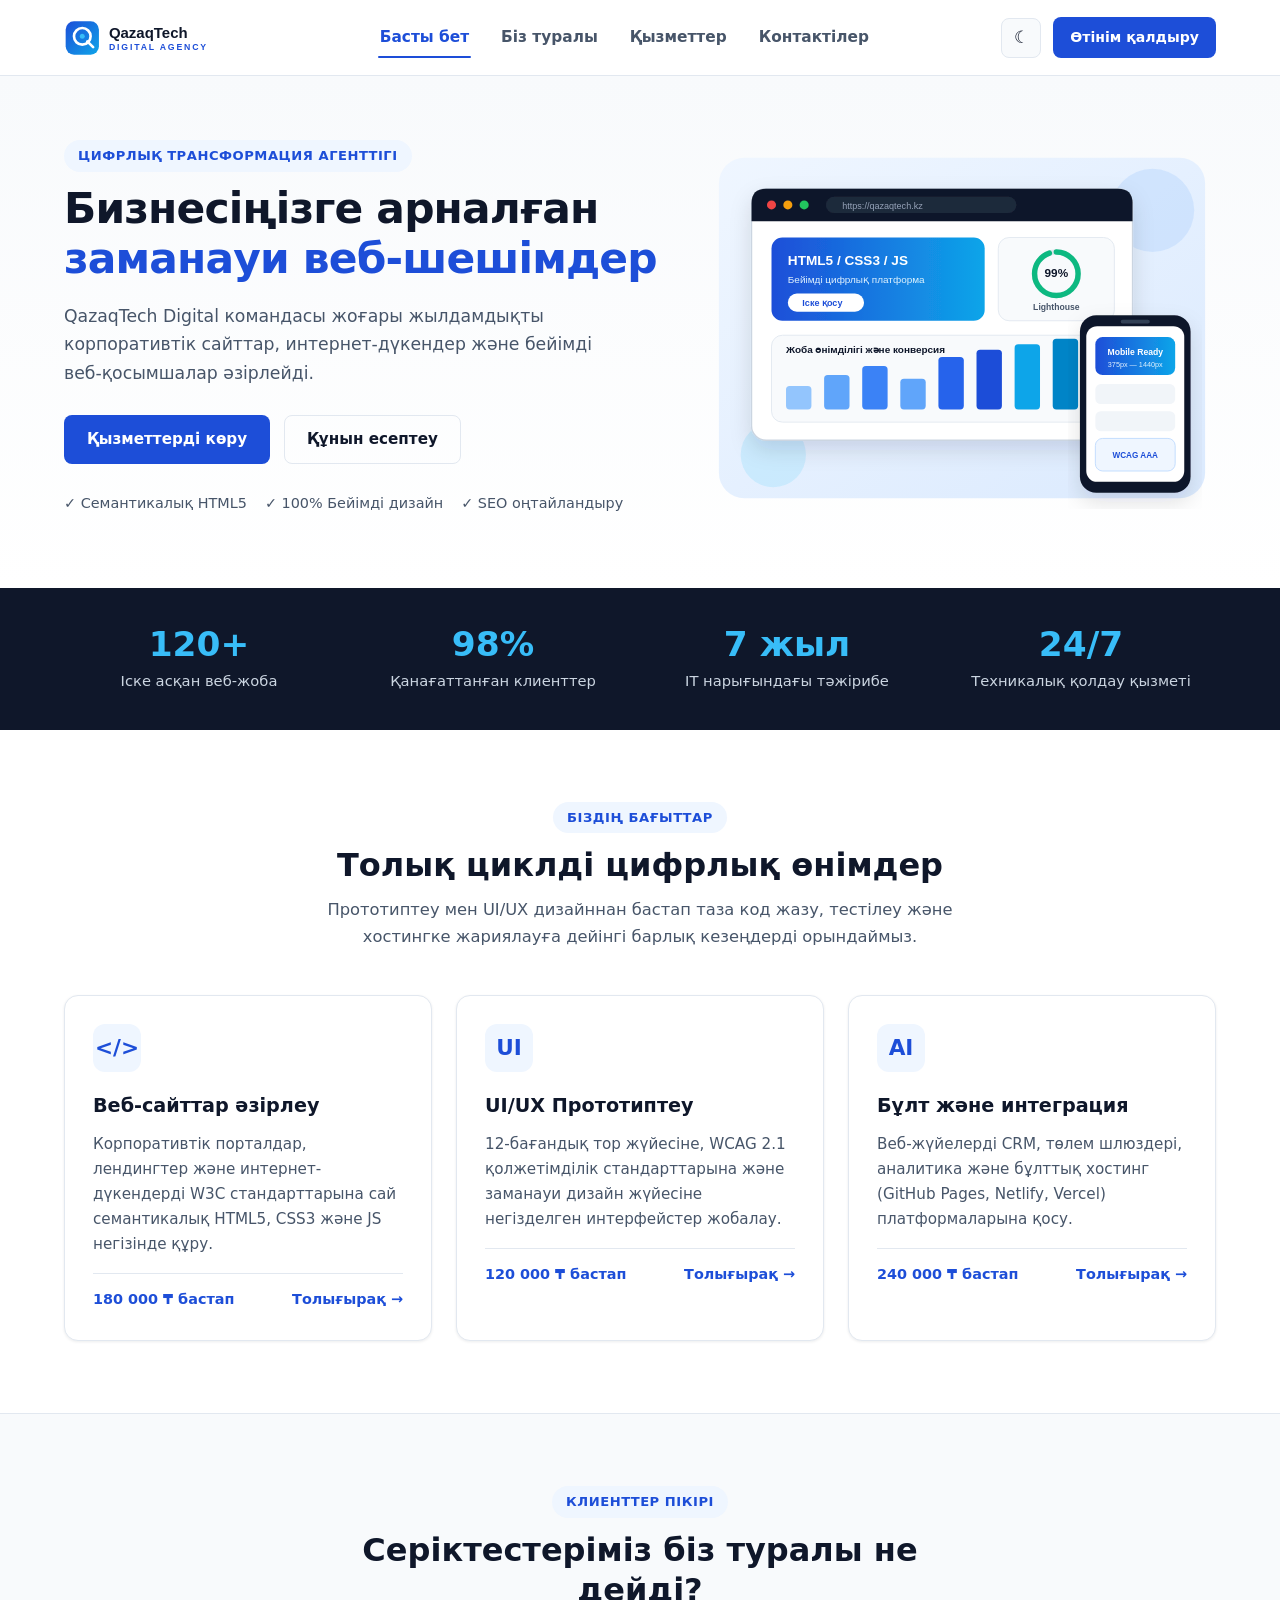
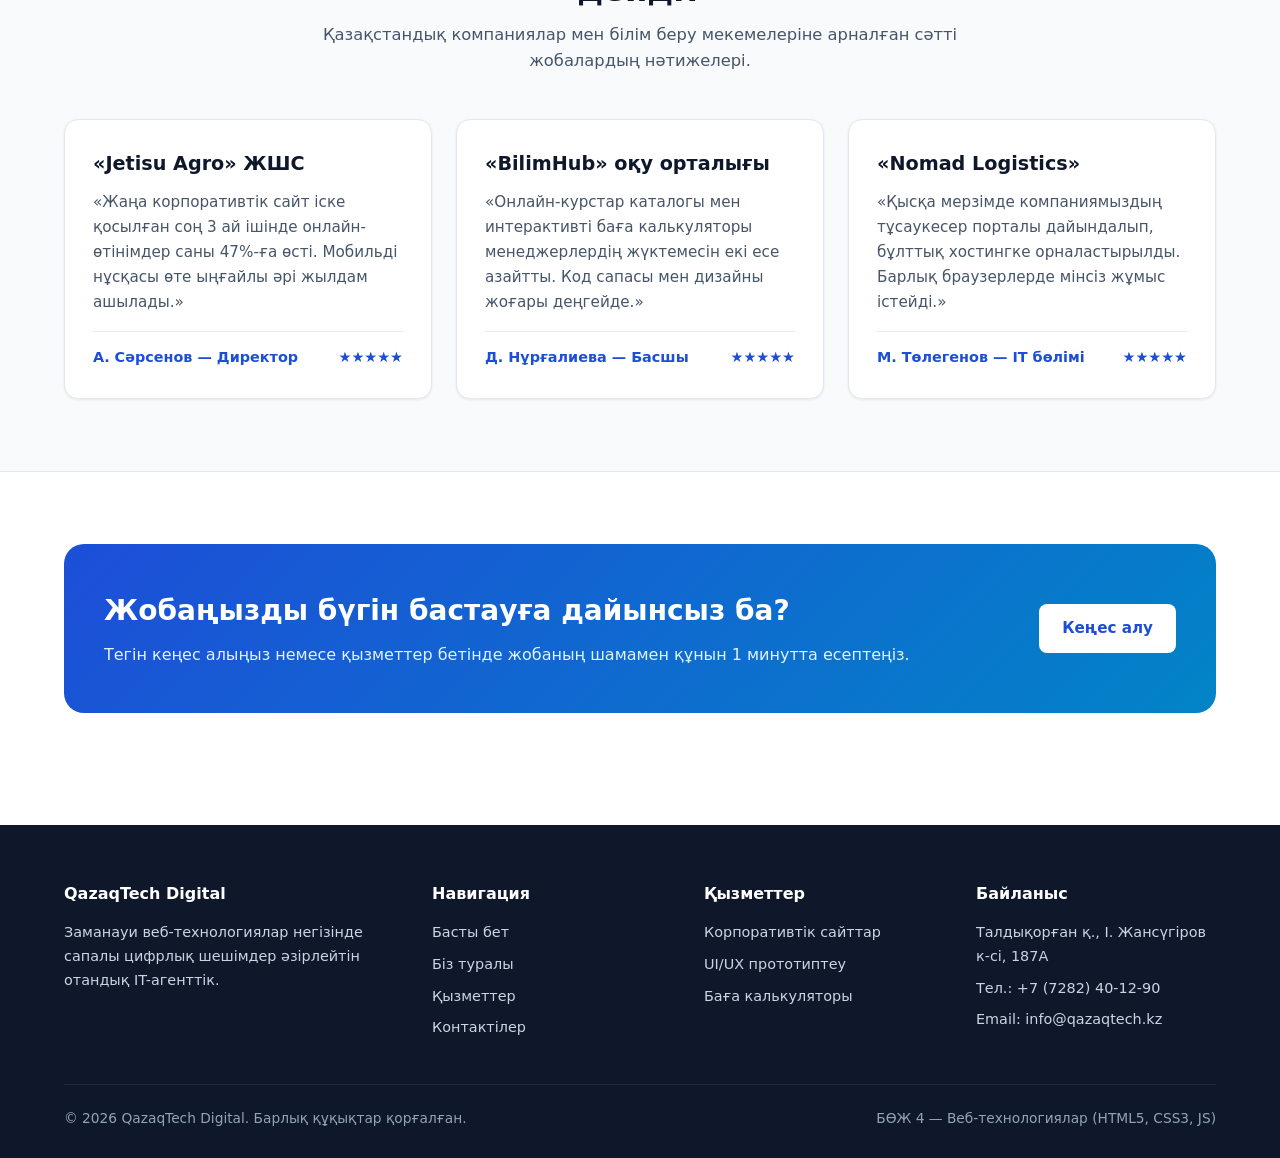
<file: index.html>
<!DOCTYPE html>
<html lang="kk">
<head>
  <meta charset="UTF-8">
  <meta name="viewport" content="width=device-width, initial-scale=1.0">
  <meta name="description" content="QazaqTech Digital — бизнеске арналған заманауи веб-сайттар, UI/UX дизайн және цифрлық платформалар әзірлеу агенттігі.">
  <title>QazaqTech Digital — Басты бет</title>
  <link rel="stylesheet" href="css/style.css">
</head>
<body>
  <!-- Үстіңгі деректеме (Header) -->
  <header class="site-header" id="siteHeader">
    <div class="container header-inner">
      <a href="index.html" class="brand-logo" aria-label="QazaqTech Digital басты беті">
        <img src="images/logo.svg" alt="QazaqTech Digital логотипі" width="184" height="40">
      </a>

      <nav class="main-nav" id="mainNav" aria-label="Негізгі навигация">
        <a href="index.html" class="nav-link active">Басты бет</a>
        <a href="about.html" class="nav-link">Біз туралы</a>
        <a href="services.html" class="nav-link">Қызметтер</a>
        <a href="contact.html" class="nav-link">Контактілер</a>
      </nav>

      <div class="header-actions">
        <button type="button" class="theme-toggle" id="themeToggle" aria-label="Тақырыпты ауыстыру" title="Жарық / Күңгірт режим">☾</button>
        <a href="contact.html" class="btn btn-primary btn-sm header-cta">Өтінім қалдыру</a>
        <button type="button" class="menu-toggle" id="menuToggle" aria-label="Мәзірді ашу" aria-expanded="false">
          <span></span>
          <span></span>
          <span></span>
        </button>
      </div>
    </div>
  </header>

  <!-- Негізгі мазмұн (Main) -->
  <main>
    <!-- Hero бөлімі -->
    <section class="hero">
      <div class="container hero-grid">
        <div class="hero-content">
          <span class="section-tag">Цифрлық трансформация агенттігі</span>
          <h1 class="hero-title">Бизнесіңізге арналған <span>заманауи веб-шешімдер</span></h1>
          <p class="hero-subtitle">
            QazaqTech Digital командасы жоғары жылдамдықты корпоративтік сайттар, интернет-дүкендер және бейімді веб-қосымшалар әзірлейді.
          </p>
          <div class="hero-buttons">
            <a href="services.html" class="btn btn-primary">Қызметтерді көру</a>
            <a href="services.html#calculator" class="btn btn-outline">Құнын есептеу</a>
          </div>
          <div class="hero-badges">
            <span>✓ Семантикалық HTML5</span>
            <span>✓ 100% Бейімді дизайн</span>
            <span>✓ SEO оңтайландыру</span>
          </div>
        </div>

        <div class="hero-media">
          <img src="images/hero-illustration.svg" alt="Веб-әзірлеу және бейімді интерфейс иллюстрациясы" width="560" height="400">
        </div>
      </div>
    </section>

    <!-- Негізгі көрсеткіштер -->
    <section class="stats-section" aria-label="Компания көрсеткіштері">
      <div class="container stats-grid">
        <div>
          <div class="stat-value" data-counter="120" data-suffix="+">120+</div>
          <div class="stat-label">Іске асқан веб-жоба</div>
        </div>
        <div>
          <div class="stat-value" data-counter="98" data-suffix="%">98%</div>
          <div class="stat-label">Қанағаттанған клиенттер</div>
        </div>
        <div>
          <div class="stat-value" data-counter="7" data-suffix=" жыл">7 жыл</div>
          <div class="stat-label">IT нарығындағы тәжірибе</div>
        </div>
        <div>
          <div class="stat-value" data-counter="24" data-suffix="/7">24/7</div>
          <div class="stat-label">Техникалық қолдау қызметі</div>
        </div>
      </div>
    </section>

    <!-- Негізгі бағыттар -->
    <section class="section">
      <div class="container">
        <div class="section-header">
          <span class="section-tag">Біздің бағыттар</span>
          <h2>Толық циклді цифрлық өнімдер</h2>
          <p>Прототиптеу мен UI/UX дизайннан бастап таза код жазу, тестілеу және хостингке жариялауға дейінгі барлық кезеңдерді орындаймыз.</p>
        </div>

        <div class="grid-3">
          <article class="card">
            <div class="card-icon">&lt;/&gt;</div>
            <h3>Веб-сайттар әзірлеу</h3>
            <p>Корпоративтік порталдар, лендингтер және интернет-дүкендерді W3C стандарттарына сай семантикалық HTML5, CSS3 және JS негізінде құру.</p>
            <div class="card-meta">
              <span>180 000 ₸ бастап</span>
              <a href="services.html">Толығырақ →</a>
            </div>
          </article>

          <article class="card">
            <div class="card-icon">UI</div>
            <h3>UI/UX Прототиптеу</h3>
            <p>12-бағандық тор жүйесіне, WCAG 2.1 қолжетімділік стандарттарына және заманауи дизайн жүйесіне негізделген интерфейстер жобалау.</p>
            <div class="card-meta">
              <span>120 000 ₸ бастап</span>
              <a href="services.html">Толығырақ →</a>
            </div>
          </article>

          <article class="card">
            <div class="card-icon">AI</div>
            <h3>Бұлт және интеграция</h3>
            <p>Веб-жүйелерді CRM, төлем шлюздері, аналитика және бұлттық хостинг (GitHub Pages, Netlify, Vercel) платформаларына қосу.</p>
            <div class="card-meta">
              <span>240 000 ₸ бастап</span>
              <a href="services.html">Толығырақ →</a>
            </div>
          </article>
        </div>
      </div>
    </section>

    <!-- Портфолио және пікірлер -->
    <section class="section section-alt">
      <div class="container">
        <div class="section-header">
          <span class="section-tag">Клиенттер пікірі</span>
          <h2>Серіктестеріміз біз туралы не дейді?</h2>
          <p>Қазақстандық компаниялар мен білім беру мекемелеріне арналған сәтті жобалардың нәтижелері.</p>
        </div>

        <div class="grid-3">
          <article class="card">
            <h3>«Jetisu Agro» ЖШС</h3>
            <p>«Жаңа корпоративтік сайт іске қосылған соң 3 ай ішінде онлайн-өтінімдер саны 47%-ға өсті. Мобильді нұсқасы өте ыңғайлы әрі жылдам ашылады.»</p>
            <div class="card-meta">
              <span>А. Сәрсенов — Директор</span>
              <span>★★★★★</span>
            </div>
          </article>

          <article class="card">
            <h3>«BilimHub» оқу орталығы</h3>
            <p>«Онлайн-курстар каталогы мен интерактивті баға калькуляторы менеджерлердің жүктемесін екі есе азайтты. Код сапасы мен дизайны жоғары деңгейде.»</p>
            <div class="card-meta">
              <span>Д. Нұрғалиева — Басшы</span>
              <span>★★★★★</span>
            </div>
          </article>

          <article class="card">
            <h3>«Nomad Logistics»</h3>
            <p>«Қысқа мерзімде компаниямыздың тұсаукесер порталы дайындалып, бұлттық хостингке орналастырылды. Барлық браузерлерде мінсіз жұмыс істейді.»</p>
            <div class="card-meta">
              <span>М. Төлегенов — IT бөлімі</span>
              <span>★★★★★</span>
            </div>
          </article>
        </div>
      </div>
    </section>

    <!-- Әрекетке шақыру (CTA) -->
    <section class="section">
      <div class="container">
        <div class="cta-banner">
          <div>
            <h2>Жобаңызды бүгін бастауға дайынсыз ба?</h2>
            <p>Тегін кеңес алыңыз немесе қызметтер бетінде жобаның шамамен құнын 1 минутта есептеңіз.</p>
          </div>
          <a href="contact.html" class="btn btn-light">Кеңес алу</a>
        </div>
      </div>
    </section>
  </main>

  <!-- Төменгі колонтитул (Footer) -->
  <footer class="site-footer">
    <div class="container">
      <div class="footer-grid">
        <div class="footer-col">
          <h4>QazaqTech Digital</h4>
          <p>Заманауи веб-технологиялар негізінде сапалы цифрлық шешімдер әзірлейтін отандық IT-агенттік.</p>
        </div>
        <div class="footer-col">
          <h4>Навигация</h4>
          <ul>
            <li><a href="index.html">Басты бет</a></li>
            <li><a href="about.html">Біз туралы</a></li>
            <li><a href="services.html">Қызметтер</a></li>
            <li><a href="contact.html">Контактілер</a></li>
          </ul>
        </div>
        <div class="footer-col">
          <h4>Қызметтер</h4>
          <ul>
            <li><a href="services.html">Корпоративтік сайттар</a></li>
            <li><a href="services.html">UI/UX прототиптеу</a></li>
            <li><a href="services.html#calculator">Баға калькуляторы</a></li>
          </ul>
        </div>
        <div class="footer-col">
          <h4>Байланыс</h4>
          <p>Талдықорған қ., І. Жансүгіров к-сі, 187А</p>
          <p>Тел.: +7 (7282) 40-12-90</p>
          <p>Email: info@qazaqtech.kz</p>
        </div>
      </div>
      <div class="footer-bottom">
        <span>© 2026 QazaqTech Digital. Барлық құқықтар қорғалған.</span>
        <span>БӨЖ 4 — Веб-технологиялар (HTML5, CSS3, JS)</span>
      </div>
    </div>
  </footer>

  <!-- «Басына оралу» түймесі -->
  <button type="button" class="back-to-top" id="backToTop" aria-label="Беттің басына оралу" title="Басына оралу">↑</button>

  <script src="js/script.js"></script>
</body>
</html>
</file>
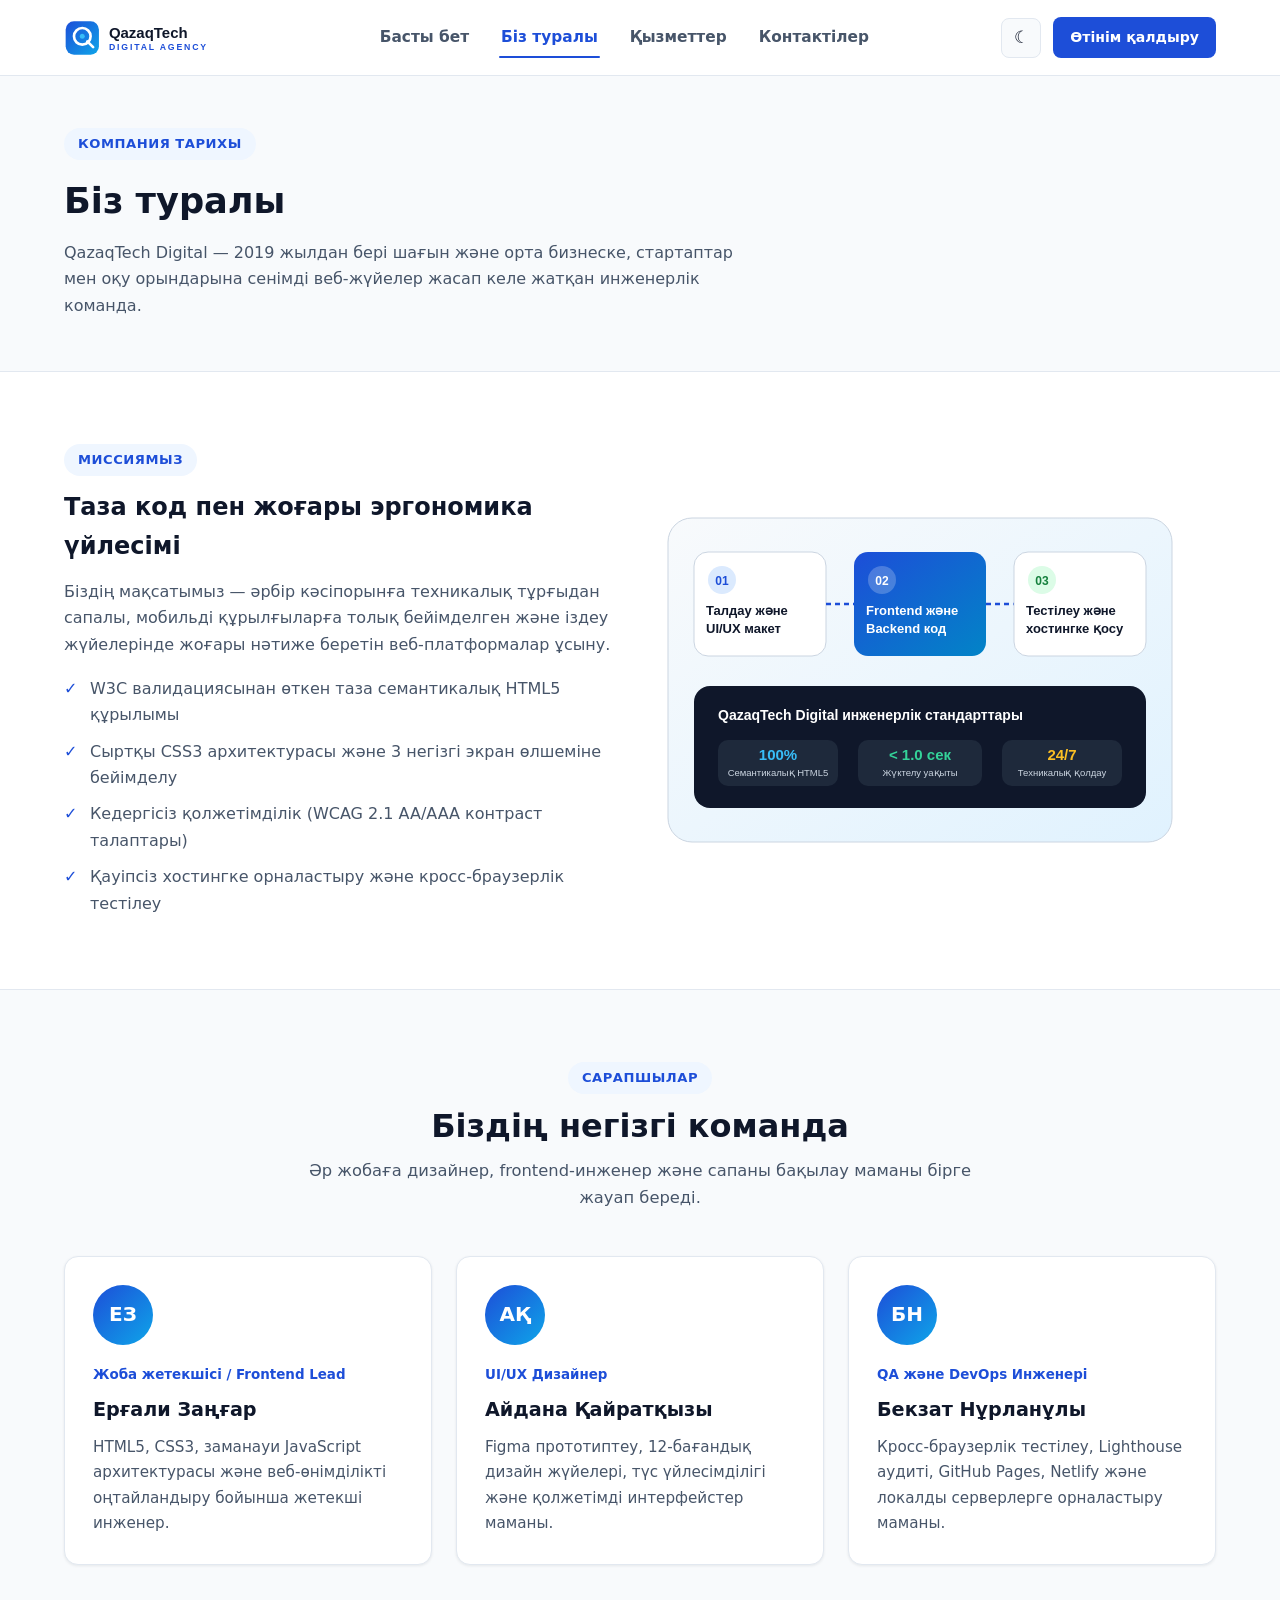
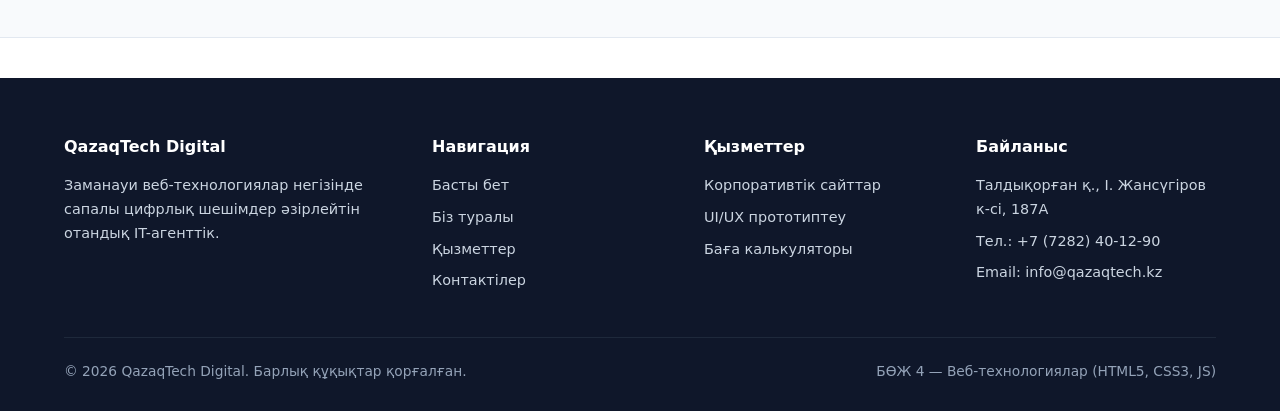
<file: about.html>
<!DOCTYPE html>
<html lang="kk">
<head>
  <meta charset="UTF-8">
  <meta name="viewport" content="width=device-width, initial-scale=1.0">
  <meta name="description" content="QazaqTech Digital компаниясының тарихы, миссиясы, әзірлеу үдерісі және мамандар командасы.">
  <title>QazaqTech Digital — Біз туралы</title>
  <link rel="stylesheet" href="css/style.css">
</head>
<body>
  <header class="site-header" id="siteHeader">
    <div class="container header-inner">
      <a href="index.html" class="brand-logo" aria-label="QazaqTech Digital басты беті">
        <img src="images/logo.svg" alt="QazaqTech Digital логотипі" width="184" height="40">
      </a>

      <nav class="main-nav" id="mainNav" aria-label="Негізгі навигация">
        <a href="index.html" class="nav-link">Басты бет</a>
        <a href="about.html" class="nav-link active">Біз туралы</a>
        <a href="services.html" class="nav-link">Қызметтер</a>
        <a href="contact.html" class="nav-link">Контактілер</a>
      </nav>

      <div class="header-actions">
        <button type="button" class="theme-toggle" id="themeToggle" aria-label="Тақырыпты ауыстыру" title="Жарық / Күңгірт режим">☾</button>
        <a href="contact.html" class="btn btn-primary btn-sm header-cta">Өтінім қалдыру</a>
        <button type="button" class="menu-toggle" id="menuToggle" aria-label="Мәзірді ашу" aria-expanded="false">
          <span></span>
          <span></span>
          <span></span>
        </button>
      </div>
    </div>
  </header>

  <main>
    <section class="page-banner">
      <div class="container">
        <span class="section-tag">Компания тарихы</span>
        <h1>Біз туралы</h1>
        <p>QazaqTech Digital — 2019 жылдан бері шағын және орта бизнеске, стартаптар мен оқу орындарына сенімді веб-жүйелер жасап келе жатқан инженерлік команда.</p>
      </div>
    </section>

    <section class="section">
      <div class="container about-split">
        <div>
          <span class="section-tag">Миссиямыз</span>
          <h2>Таза код пен жоғары эргономика үйлесімі</h2>
          <p style="margin-top: 12px; color: var(--color-text-muted);">
            Біздің мақсатымыз — әрбір кәсіпорынға техникалық тұрғыдан сапалы, мобильді құрылғыларға толық бейімделген және іздеу жүйелерінде жоғары нәтиже беретін веб-платформалар ұсыну.
          </p>
          <ul class="check-list">
            <li>W3C валидациясынан өткен таза семантикалық HTML5 құрылымы</li>
            <li>Сыртқы CSS3 архитектурасы және 3 негізгі экран өлшеміне бейімделу</li>
            <li>Кедергісіз қолжетімділік (WCAG 2.1 AA/AAA контраст талаптары)</li>
            <li>Қауіпсіз хостингке орналастыру және кросс-браузерлік тестілеу</li>
          </ul>
        </div>
        <div>
          <img src="images/about-team.svg" alt="QazaqTech Digital жұмыс кезеңдерінің схемасы" width="520" height="340">
        </div>
      </div>
    </section>

    <section class="section section-alt">
      <div class="container">
        <div class="section-header">
          <span class="section-tag">Сарапшылар</span>
          <h2>Біздің негізгі команда</h2>
          <p>Әр жобаға дизайнер, frontend-инженер және сапаны бақылау маманы бірге жауап береді.</p>
        </div>

        <div class="grid-3">
          <article class="card">
            <div class="avatar-badge">ЕЗ</div>
            <span class="role-label">Жоба жетекшісі / Frontend Lead</span>
            <h3>Ерғали Заңғар</h3>
            <p>HTML5, CSS3, заманауи JavaScript архитектурасы және веб-өнімділікті оңтайландыру бойынша жетекші инженер.</p>
          </article>

          <article class="card">
            <div class="avatar-badge">АҚ</div>
            <span class="role-label">UI/UX Дизайнер</span>
            <h3>Айдана Қайратқызы</h3>
            <p>Figma прототиптеу, 12-бағандық дизайн жүйелері, түс үйлесімділігі және қолжетімді интерфейстер маманы.</p>
          </article>

          <article class="card">
            <div class="avatar-badge">БН</div>
            <span class="role-label">QA және DevOps Инженері</span>
            <h3>Бекзат Нұрланұлы</h3>
            <p>Кросс-браузерлік тестілеу, Lighthouse аудиті, GitHub Pages, Netlify және локалды серверлерге орналастыру маманы.</p>
          </article>
        </div>
      </div>
    </section>
  </main>

  <footer class="site-footer">
    <div class="container">
      <div class="footer-grid">
        <div class="footer-col">
          <h4>QazaqTech Digital</h4>
          <p>Заманауи веб-технологиялар негізінде сапалы цифрлық шешімдер әзірлейтін отандық IT-агенттік.</p>
        </div>
        <div class="footer-col">
          <h4>Навигация</h4>
          <ul>
            <li><a href="index.html">Басты бет</a></li>
            <li><a href="about.html">Біз туралы</a></li>
            <li><a href="services.html">Қызметтер</a></li>
            <li><a href="contact.html">Контактілер</a></li>
          </ul>
        </div>
        <div class="footer-col">
          <h4>Қызметтер</h4>
          <ul>
            <li><a href="services.html">Корпоративтік сайттар</a></li>
            <li><a href="services.html">UI/UX прототиптеу</a></li>
            <li><a href="services.html#calculator">Баға калькуляторы</a></li>
          </ul>
        </div>
        <div class="footer-col">
          <h4>Байланыс</h4>
          <p>Талдықорған қ., І. Жансүгіров к-сі, 187А</p>
          <p>Тел.: +7 (7282) 40-12-90</p>
          <p>Email: info@qazaqtech.kz</p>
        </div>
      </div>
      <div class="footer-bottom">
        <span>© 2026 QazaqTech Digital. Барлық құқықтар қорғалған.</span>
        <span>БӨЖ 4 — Веб-технологиялар (HTML5, CSS3, JS)</span>
      </div>
    </div>
  </footer>

  <button type="button" class="back-to-top" id="backToTop" aria-label="Беттің басына оралу" title="Басына оралу">↑</button>
  <script src="js/script.js"></script>
</body>
</html>
</file>
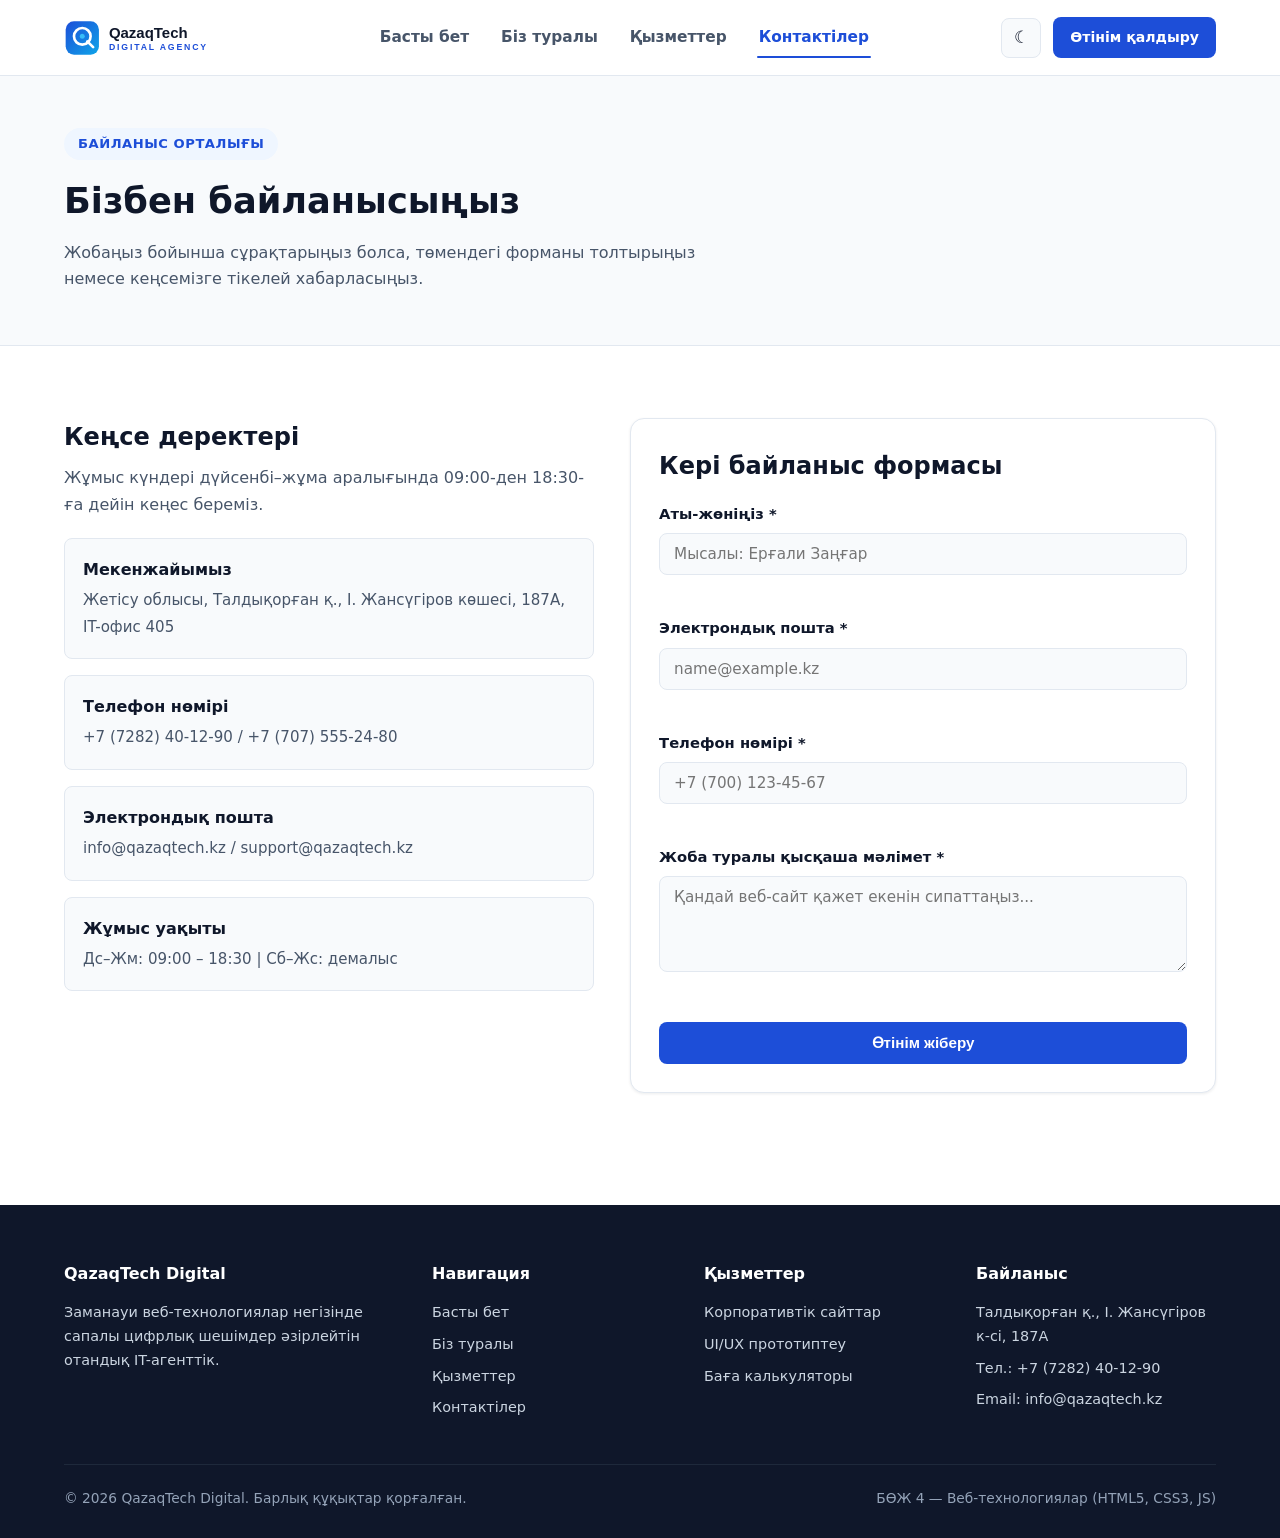
<file: contact.html>
<!DOCTYPE html>
<html lang="kk">
<head>
  <meta charset="UTF-8">
  <meta name="viewport" content="width=device-width, initial-scale=1.0">
  <meta name="description" content="QazaqTech Digital байланыс деректері және интерактивті кері байланыс формасы.">
  <title>QazaqTech Digital — Контактілер</title>
  <link rel="stylesheet" href="css/style.css">
</head>
<body>
  <header class="site-header" id="siteHeader">
    <div class="container header-inner">
      <a href="index.html" class="brand-logo" aria-label="QazaqTech Digital басты беті">
        <img src="images/logo.svg" alt="QazaqTech Digital логотипі" width="184" height="40">
      </a>

      <nav class="main-nav" id="mainNav" aria-label="Негізгі навигация">
        <a href="index.html" class="nav-link">Басты бет</a>
        <a href="about.html" class="nav-link">Біз туралы</a>
        <a href="services.html" class="nav-link">Қызметтер</a>
        <a href="contact.html" class="nav-link active">Контактілер</a>
      </nav>

      <div class="header-actions">
        <button type="button" class="theme-toggle" id="themeToggle" aria-label="Тақырыпты ауыстыру" title="Жарық / Күңгірт режим">☾</button>
        <a href="contact.html" class="btn btn-primary btn-sm header-cta">Өтінім қалдыру</a>
        <button type="button" class="menu-toggle" id="menuToggle" aria-label="Мәзірді ашу" aria-expanded="false">
          <span></span>
          <span></span>
          <span></span>
        </button>
      </div>
    </div>
  </header>

  <main>
    <section class="page-banner">
      <div class="container">
        <span class="section-tag">Байланыс орталығы</span>
        <h1>Бізбен байланысыңыз</h1>
        <p>Жобаңыз бойынша сұрақтарыңыз болса, төмендегі форманы толтырыңыз немесе кеңсемізге тікелей хабарласыңыз.</p>
      </div>
    </section>

    <section class="section">
      <div class="container contact-grid">
        <div>
          <h2>Кеңсе деректері</h2>
          <p style="margin-top: 8px; color: var(--color-text-muted);">Жұмыс күндері дүйсенбі–жұма аралығында 09:00-ден 18:30-ға дейін кеңес береміз.</p>
          <div class="info-list">
            <div class="info-item">
              <strong>Мекенжайымыз</strong>
              <span>Жетісу облысы, Талдықорған қ., І. Жансүгіров көшесі, 187А, IT-офис 405</span>
            </div>
            <div class="info-item">
              <strong>Телефон нөмірі</strong>
              <span>+7 (7282) 40-12-90 / +7 (707) 555-24-80</span>
            </div>
            <div class="info-item">
              <strong>Электрондық пошта</strong>
              <span>info@qazaqtech.kz / support@qazaqtech.kz</span>
            </div>
            <div class="info-item">
              <strong>Жұмыс уақыты</strong>
              <span>Дс–Жм: 09:00 – 18:30 | Сб–Жс: демалыс</span>
            </div>
          </div>
        </div>

        <div class="card">
          <h2 style="margin-bottom: 16px;">Кері байланыс формасы</h2>
          <form id="contactForm" novalidate>
            <div class="form-group">
              <label for="fullName">Аты-жөніңіз *</label>
              <input type="text" id="fullName" name="fullName" class="form-control" placeholder="Мысалы: Ерғали Заңғар" required>
              <span class="error-msg" id="fullNameError"></span>
            </div>

            <div class="form-group">
              <label for="email">Электрондық пошта *</label>
              <input type="email" id="email" name="email" class="form-control" placeholder="name@example.kz" required>
              <span class="error-msg" id="emailError"></span>
            </div>

            <div class="form-group">
              <label for="phone">Телефон нөмірі *</label>
              <input type="tel" id="phone" name="phone" class="form-control" placeholder="+7 (700) 123-45-67" required>
              <span class="error-msg" id="phoneError"></span>
            </div>

            <div class="form-group">
              <label for="message">Жоба туралы қысқаша мәлімет *</label>
              <textarea id="message" name="message" rows="4" class="form-control" placeholder="Қандай веб-сайт қажет екенін сипаттаңыз..." required></textarea>
              <span class="error-msg" id="messageError"></span>
            </div>

            <button type="submit" class="btn btn-primary" style="width: 100%;">Өтінім жіберу</button>
            <div class="form-status" id="formStatus" role="status" aria-live="polite"></div>
          </form>
        </div>
      </div>
    </section>
  </main>

  <footer class="site-footer">
    <div class="container">
      <div class="footer-grid">
        <div class="footer-col">
          <h4>QazaqTech Digital</h4>
          <p>Заманауи веб-технологиялар негізінде сапалы цифрлық шешімдер әзірлейтін отандық IT-агенттік.</p>
        </div>
        <div class="footer-col">
          <h4>Навигация</h4>
          <ul>
            <li><a href="index.html">Басты бет</a></li>
            <li><a href="about.html">Біз туралы</a></li>
            <li><a href="services.html">Қызметтер</a></li>
            <li><a href="contact.html">Контактілер</a></li>
          </ul>
        </div>
        <div class="footer-col">
          <h4>Қызметтер</h4>
          <ul>
            <li><a href="services.html">Корпоративтік сайттар</a></li>
            <li><a href="services.html">UI/UX прототиптеу</a></li>
            <li><a href="services.html#calculator">Баға калькуляторы</a></li>
          </ul>
        </div>
        <div class="footer-col">
          <h4>Байланыс</h4>
          <p>Талдықорған қ., І. Жансүгіров к-сі, 187А</p>
          <p>Тел.: +7 (7282) 40-12-90</p>
          <p>Email: info@qazaqtech.kz</p>
        </div>
      </div>
      <div class="footer-bottom">
        <span>© 2026 QazaqTech Digital. Барлық құқықтар қорғалған.</span>
        <span>БӨЖ 4 — Веб-технологиялар (HTML5, CSS3, JS)</span>
      </div>
    </div>
  </footer>

  <button type="button" class="back-to-top" id="backToTop" aria-label="Беттің басына оралу" title="Басына оралу">↑</button>
  <script src="js/script.js"></script>
</body>
</html>
</file>
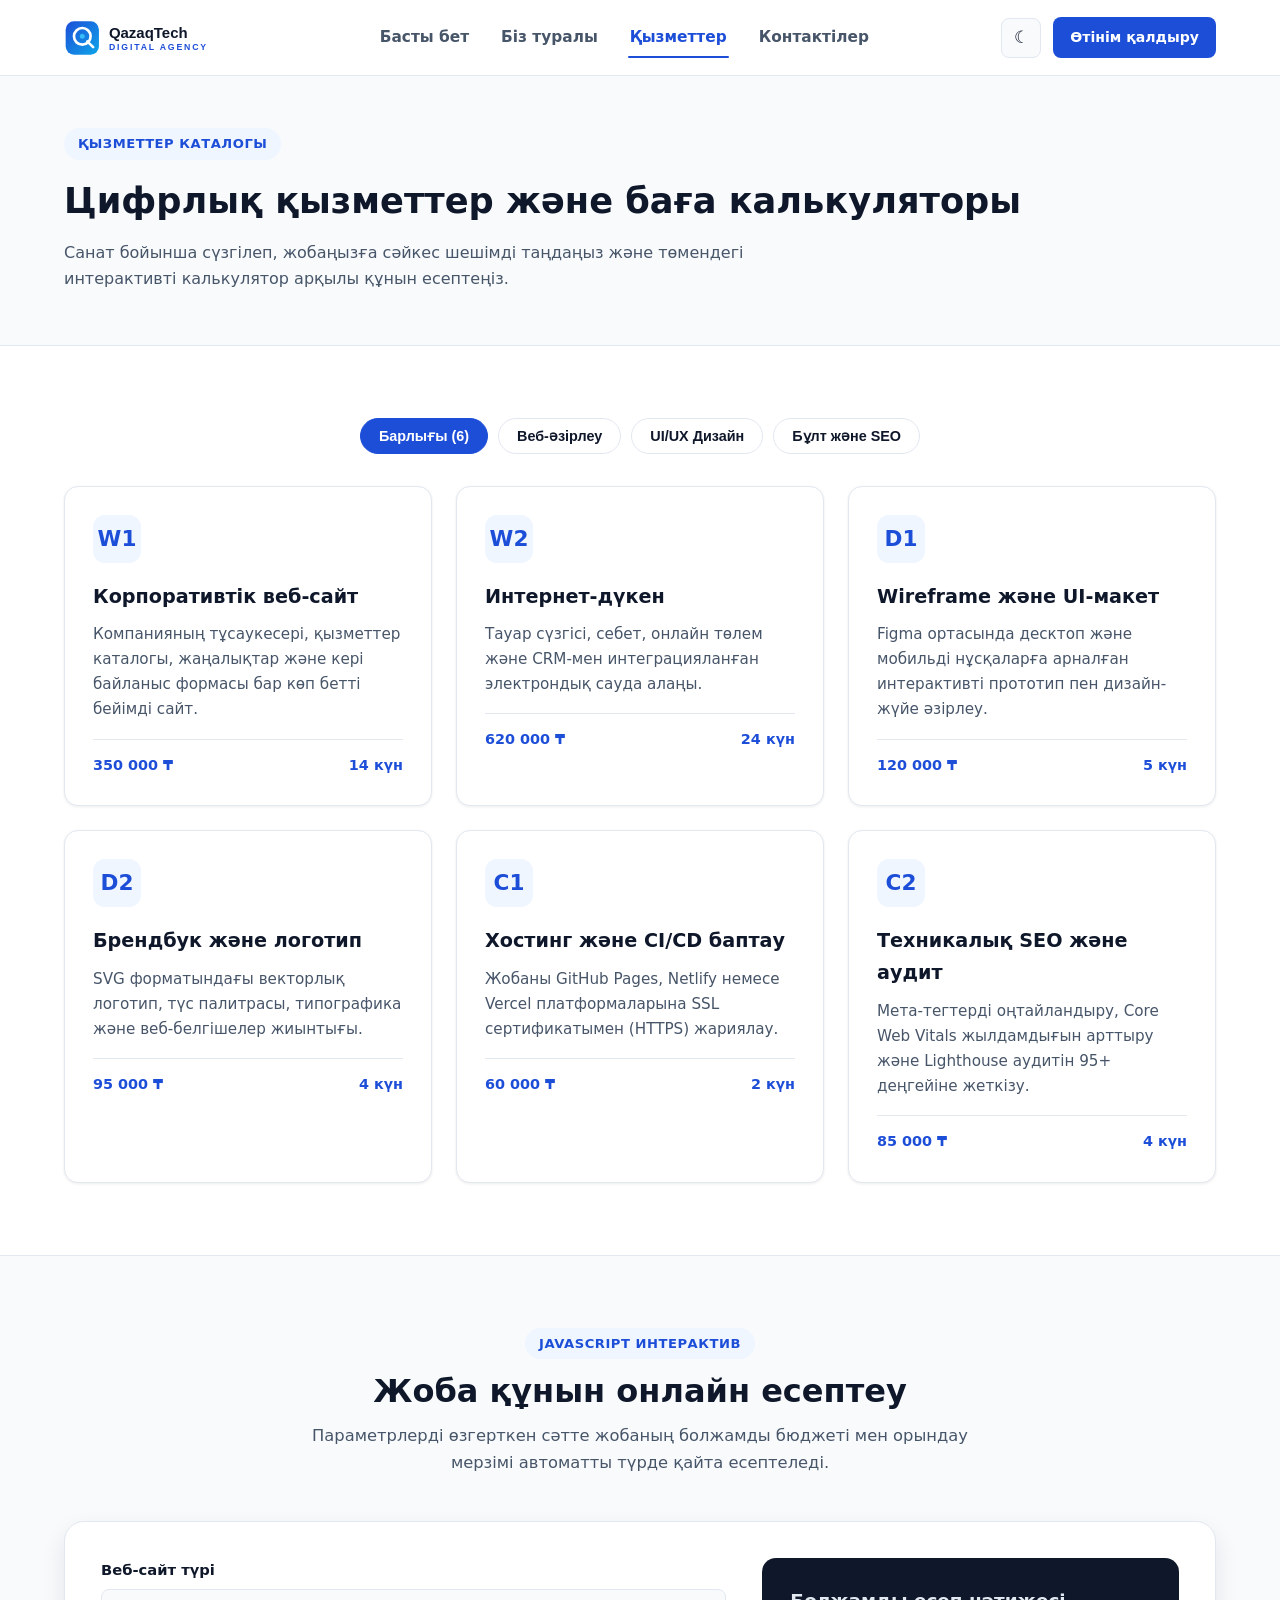
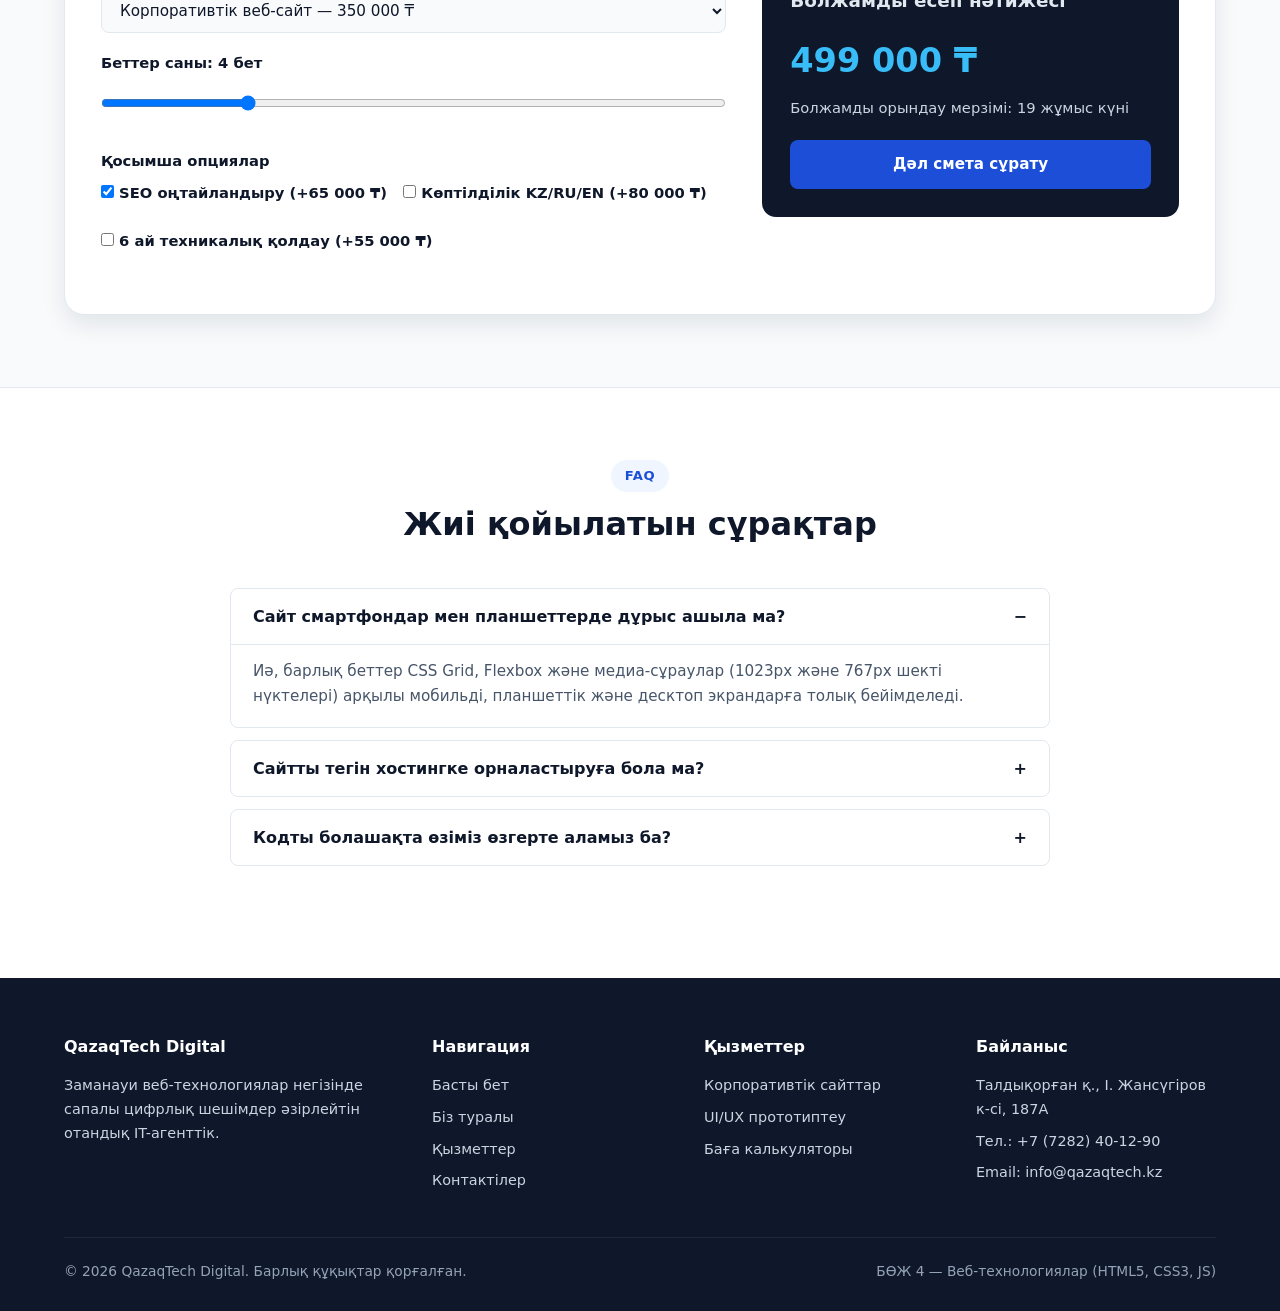
<file: services.html>
<!DOCTYPE html>
<html lang="kk">
<head>
  <meta charset="UTF-8">
  <meta name="viewport" content="width=device-width, initial-scale=1.0">
  <meta name="description" content="QazaqTech Digital қызметтер каталогы, санат сүзгісі, жоба құнын есептеу калькуляторы және жиі қойылатын сұрақтар.">
  <title>QazaqTech Digital — Қызметтер</title>
  <link rel="stylesheet" href="css/style.css">
</head>
<body>
  <header class="site-header" id="siteHeader">
    <div class="container header-inner">
      <a href="index.html" class="brand-logo" aria-label="QazaqTech Digital басты беті">
        <img src="images/logo.svg" alt="QazaqTech Digital логотипі" width="184" height="40">
      </a>

      <nav class="main-nav" id="mainNav" aria-label="Негізгі навигация">
        <a href="index.html" class="nav-link">Басты бет</a>
        <a href="about.html" class="nav-link">Біз туралы</a>
        <a href="services.html" class="nav-link active">Қызметтер</a>
        <a href="contact.html" class="nav-link">Контактілер</a>
      </nav>

      <div class="header-actions">
        <button type="button" class="theme-toggle" id="themeToggle" aria-label="Тақырыпты ауыстыру" title="Жарық / Күңгірт режим">☾</button>
        <a href="contact.html" class="btn btn-primary btn-sm header-cta">Өтінім қалдыру</a>
        <button type="button" class="menu-toggle" id="menuToggle" aria-label="Мәзірді ашу" aria-expanded="false">
          <span></span>
          <span></span>
          <span></span>
        </button>
      </div>
    </div>
  </header>

  <main>
    <section class="page-banner">
      <div class="container">
        <span class="section-tag">Қызметтер каталогы</span>
        <h1>Цифрлық қызметтер және баға калькуляторы</h1>
        <p>Санат бойынша сүзгілеп, жобаңызға сәйкес шешімді таңдаңыз және төмендегі интерактивті калькулятор арқылы құнын есептеңіз.</p>
      </div>
    </section>

    <!-- Санат бойынша сүзгілеу -->
    <section class="section">
      <div class="container">
        <div class="filter-bar" role="group" aria-label="Қызметтер сүзгісі">
          <button type="button" class="filter-btn active" data-filter="all">Барлығы (6)</button>
          <button type="button" class="filter-btn" data-filter="web">Веб-әзірлеу</button>
          <button type="button" class="filter-btn" data-filter="design">UI/UX Дизайн</button>
          <button type="button" class="filter-btn" data-filter="cloud">Бұлт және SEO</button>
        </div>

        <div class="grid-3">
          <article class="card service-card" data-category="web">
            <div class="card-icon">W1</div>
            <h3>Корпоративтік веб-сайт</h3>
            <p>Компанияның тұсаукесері, қызметтер каталогы, жаңалықтар және кері байланыс формасы бар көп бетті бейімді сайт.</p>
            <div class="card-meta"><span>350 000 ₸</span><span>14 күн</span></div>
          </article>

          <article class="card service-card" data-category="web">
            <div class="card-icon">W2</div>
            <h3>Интернет-дүкен</h3>
            <p>Тауар сүзгісі, себет, онлайн төлем және CRM-мен интеграцияланған электрондық сауда алаңы.</p>
            <div class="card-meta"><span>620 000 ₸</span><span>24 күн</span></div>
          </article>

          <article class="card service-card" data-category="design">
            <div class="card-icon">D1</div>
            <h3>Wireframe және UI-макет</h3>
            <p>Figma ортасында десктоп және мобильді нұсқаларға арналған интерактивті прототип пен дизайн-жүйе әзірлеу.</p>
            <div class="card-meta"><span>120 000 ₸</span><span>5 күн</span></div>
          </article>

          <article class="card service-card" data-category="design">
            <div class="card-icon">D2</div>
            <h3>Брендбук және логотип</h3>
            <p>SVG форматындағы векторлық логотип, түс палитрасы, типографика және веб-белгішелер жиынтығы.</p>
            <div class="card-meta"><span>95 000 ₸</span><span>4 күн</span></div>
          </article>

          <article class="card service-card" data-category="cloud">
            <div class="card-icon">C1</div>
            <h3>Хостинг және CI/CD баптау</h3>
            <p>Жобаны GitHub Pages, Netlify немесе Vercel платформаларына SSL сертификатымен (HTTPS) жариялау.</p>
            <div class="card-meta"><span>60 000 ₸</span><span>2 күн</span></div>
          </article>

          <article class="card service-card" data-category="cloud">
            <div class="card-icon">C2</div>
            <h3>Техникалық SEO және аудит</h3>
            <p>Мета-тегтерді оңтайландыру, Core Web Vitals жылдамдығын арттыру және Lighthouse аудитін 95+ деңгейіне жеткізу.</p>
            <div class="card-meta"><span>85 000 ₸</span><span>4 күн</span></div>
          </article>
        </div>
      </div>
    </section>

    <!-- Интерактивті баға калькуляторы -->
    <section class="section section-alt" id="calculator">
      <div class="container">
        <div class="section-header">
          <span class="section-tag">JavaScript Интерактив</span>
          <h2>Жоба құнын онлайн есептеу</h2>
          <p>Параметрлерді өзгерткен сәтте жобаның болжамды бюджеті мен орындау мерзімі автоматты түрде қайта есептеледі.</p>
        </div>

        <div class="calculator-box">
          <div>
            <div class="form-group">
              <label for="projectType">Веб-сайт түрі</label>
              <select id="projectType" class="form-control">
                <option value="landing">Лендинг (бір бетті сайт) — 180 000 ₸</option>
                <option value="corporate" selected>Корпоративтік веб-сайт — 350 000 ₸</option>
                <option value="shop">Интернет-дүкен — 620 000 ₸</option>
                <option value="portal">Веб-портал — 850 000 ₸</option>
              </select>
            </div>

            <div class="form-group">
              <label for="pageCount">Беттер саны: <strong id="pageCountValue">4 бет</strong></label>
              <input type="range" id="pageCount" min="1" max="15" value="4" class="form-control">
            </div>

            <div class="form-group">
              <label>Қосымша опциялар</label>
              <div class="checkbox-row">
                <label class="checkbox-item">
                  <input type="checkbox" id="optSeo" checked> SEO оңтайландыру (+65 000 ₸)
                </label>
                <label class="checkbox-item">
                  <input type="checkbox" id="optLang"> Көптілділік KZ/RU/EN (+80 000 ₸)
                </label>
                <label class="checkbox-item">
                  <input type="checkbox" id="optSupport"> 6 ай техникалық қолдау (+55 000 ₸)
                </label>
              </div>
            </div>
          </div>

          <aside class="calc-summary" aria-live="polite">
            <h3>Болжамды есеп нәтижесі</h3>
            <div class="calc-price" id="calcTotalPrice">499 000 ₸</div>
            <p class="calc-detail" id="calcTimeline">Болжамды орындау мерзімі: 19 жұмыс күні</p>
            <a href="contact.html" class="btn btn-primary" style="width: 100%;">Дәл смета сұрату</a>
          </aside>
        </div>
      </div>
    </section>

    <!-- Жиі қойылатын сұрақтар (FAQ Accordion) -->
    <section class="section">
      <div class="container">
        <div class="section-header">
          <span class="section-tag">FAQ</span>
          <h2>Жиі қойылатын сұрақтар</h2>
        </div>

        <div class="faq-list">
          <div class="faq-item open">
            <button type="button" class="faq-question" aria-expanded="true">
              <span>Сайт смартфондар мен планшеттерде дұрыс ашыла ма?</span>
              <span class="faq-icon">−</span>
            </button>
            <div class="faq-answer">
              Иә, барлық беттер CSS Grid, Flexbox және медиа-сұраулар (1023px және 767px шекті нүктелері) арқылы мобильді, планшеттік және десктоп экрандарға толық бейімделеді.
            </div>
          </div>

          <div class="faq-item">
            <button type="button" class="faq-question" aria-expanded="false">
              <span>Сайтты тегін хостингке орналастыруға бола ма?</span>
              <span class="faq-icon">+</span>
            </button>
            <div class="faq-answer">
              Статикалық HTML/CSS/JS жобаларын GitHub Pages, Netlify немесе Vercel платформаларында тегін әрі автоматты SSL сертификатымен орналастыруға болады.
            </div>
          </div>

          <div class="faq-item">
            <button type="button" class="faq-question" aria-expanded="false">
              <span>Кодты болашақта өзіміз өзгерте аламыз ба?</span>
              <span class="faq-icon">+</span>
            </button>
            <div class="faq-answer">
              Әрине. Барлық HTML, CSS және JavaScript файлдары таза құрылыммен, түсініктемелермен (comment) және бөлек модульдер түрінде тапсырылады.
            </div>
          </div>
        </div>
      </div>
    </section>
  </main>

  <footer class="site-footer">
    <div class="container">
      <div class="footer-grid">
        <div class="footer-col">
          <h4>QazaqTech Digital</h4>
          <p>Заманауи веб-технологиялар негізінде сапалы цифрлық шешімдер әзірлейтін отандық IT-агенттік.</p>
        </div>
        <div class="footer-col">
          <h4>Навигация</h4>
          <ul>
            <li><a href="index.html">Басты бет</a></li>
            <li><a href="about.html">Біз туралы</a></li>
            <li><a href="services.html">Қызметтер</a></li>
            <li><a href="contact.html">Контактілер</a></li>
          </ul>
        </div>
        <div class="footer-col">
          <h4>Қызметтер</h4>
          <ul>
            <li><a href="services.html">Корпоративтік сайттар</a></li>
            <li><a href="services.html">UI/UX прототиптеу</a></li>
            <li><a href="services.html#calculator">Баға калькуляторы</a></li>
          </ul>
        </div>
        <div class="footer-col">
          <h4>Байланыс</h4>
          <p>Талдықорған қ., І. Жансүгіров к-сі, 187А</p>
          <p>Тел.: +7 (7282) 40-12-90</p>
          <p>Email: info@qazaqtech.kz</p>
        </div>
      </div>
      <div class="footer-bottom">
        <span>© 2026 QazaqTech Digital. Барлық құқықтар қорғалған.</span>
        <span>БӨЖ 4 — Веб-технологиялар (HTML5, CSS3, JS)</span>
      </div>
    </div>
  </footer>

  <button type="button" class="back-to-top" id="backToTop" aria-label="Беттің басына оралу" title="Басына оралу">↑</button>
  <script src="js/script.js"></script>
</body>
</html>
</file>
<file: css/style.css>
/* ==========================================================================
   QazaqTech Digital — Сыртқы стильдер кестесі (External CSS3)
   БӨЖ 4: Веб-технологиялар (HTML5, CSS3, JavaScript)
   ========================================================================== */

:root {
  --color-primary: #1D4ED8;
  --color-primary-hover: #1E40AF;
  --color-accent: #0EA5E9;
  --color-bg: #FFFFFF;
  --color-surface: #F8FAFC;
  --color-surface-alt: #EFF6FF;
  --color-text: #0F172A;
  --color-text-muted: #475569;
  --color-border: #E2E8F0;
  --color-success: #15803D;
  --color-error: #DC2626;
  --shadow-sm: 0 1px 3px rgba(15, 23, 42, 0.08);
  --shadow-md: 0 10px 25px rgba(15, 23, 42, 0.09);
  --radius-sm: 8px;
  --radius-md: 14px;
  --radius-lg: 20px;
  --container-max: 1200px;
  --header-height: 76px;
  --transition: 0.25s ease;
  --font-main: 'Segoe UI', system-ui, -apple-system, Roboto, Arial, sans-serif;
}

/* Күңгірт тақырып (Dark Theme) айнымалылары */
body.dark-theme {
  --color-primary: #3B82F6;
  --color-primary-hover: #2563EB;
  --color-accent: #38BDF8;
  --color-bg: #0B1120;
  --color-surface: #111827;
  --color-surface-alt: #1E293B;
  --color-text: #F8FAFC;
  --color-text-muted: #94A3B8;
  --color-border: #1F2937;
  --shadow-sm: 0 1px 3px rgba(0, 0, 0, 0.35);
  --shadow-md: 0 12px 28px rgba(0, 0, 0, 0.45);
}

/* Негізгі қалпына келтіру (Reset) */
*,
*::before,
*::after {
  box-sizing: border-box;
  margin: 0;
  padding: 0;
}

html {
  scroll-behavior: smooth;
  font-size: 16px;
}

body {
  font-family: var(--font-main);
  background-color: var(--color-bg);
  color: var(--color-text);
  line-height: 1.65;
  overflow-x: hidden;
  transition: background-color var(--transition), color var(--transition);
}

img {
  max-width: 100%;
  height: auto;
  display: block;
}

a {
  color: var(--color-primary);
  text-decoration: none;
  transition: color var(--transition);
}

ul {
  list-style: none;
}

/* 12-бағандық контейнер */
.container {
  width: 100%;
  max-width: var(--container-max);
  margin: 0 auto;
  padding: 0 24px;
}

.section {
  padding: 72px 0;
}

.section-alt {
  background-color: var(--color-surface);
  border-top: 1px solid var(--color-border);
  border-bottom: 1px solid var(--color-border);
}

.section-header {
  text-align: center;
  max-width: 680px;
  margin: 0 auto 44px;
}

.section-tag {
  display: inline-block;
  padding: 5px 14px;
  border-radius: 999px;
  background-color: var(--color-surface-alt);
  color: var(--color-primary);
  font-size: 0.82rem;
  font-weight: 700;
  letter-spacing: 0.04em;
  text-transform: uppercase;
  margin-bottom: 12px;
}

.section-header h2 {
  font-size: 2rem;
  line-height: 1.25;
  margin-bottom: 12px;
  color: var(--color-text);
}

.section-header p {
  color: var(--color-text-muted);
  font-size: 1.02rem;
}

/* ==================== ҮСТІҢГІ ДЕРЕКТЕМЕ (HEADER) ==================== */
.site-header {
  position: sticky;
  top: 0;
  z-index: 1000;
  height: var(--header-height);
  background-color: var(--color-bg);
  border-bottom: 1px solid var(--color-border);
  transition: box-shadow var(--transition), background-color var(--transition);
}

.site-header.scrolled {
  box-shadow: var(--shadow-md);
}

.header-inner {
  height: 100%;
  display: flex;
  align-items: center;
  justify-content: space-between;
  gap: 24px;
}

.brand-logo {
  display: flex;
  align-items: center;
  gap: 10px;
  font-weight: 800;
  font-size: 1.15rem;
  color: var(--color-text);
}

.brand-logo img {
  height: 40px;
  width: auto;
}

body.dark-theme .brand-logo img {
  filter: brightness(1.15);
}

.main-nav {
  display: flex;
  align-items: center;
  gap: 28px;
}

.nav-link {
  color: var(--color-text-muted);
  font-weight: 600;
  font-size: 0.96rem;
  padding: 6px 2px;
  position: relative;
  white-space: nowrap;
}

.nav-link:hover,
.nav-link.active {
  color: var(--color-primary);
}

.nav-link.active::after {
  content: "";
  position: absolute;
  left: 0;
  right: 0;
  bottom: -2px;
  height: 2.5px;
  border-radius: 2px;
  background-color: var(--color-primary);
}

.header-actions {
  display: flex;
  align-items: center;
  gap: 12px;
}

.theme-toggle {
  width: 40px;
  height: 40px;
  border-radius: var(--radius-sm);
  border: 1px solid var(--color-border);
  background-color: var(--color-surface);
  color: var(--color-text);
  font-size: 1.05rem;
  cursor: pointer;
  display: inline-flex;
  align-items: center;
  justify-content: center;
  transition: border-color var(--transition), background-color var(--transition);
}

.theme-toggle:hover {
  border-color: var(--color-primary);
}

/* Түймелер (Buttons) */
.btn {
  display: inline-flex;
  align-items: center;
  justify-content: center;
  gap: 8px;
  padding: 11px 22px;
  border-radius: var(--radius-sm);
  font-weight: 600;
  font-size: 0.95rem;
  white-space: nowrap;
  cursor: pointer;
  border: 1.5px solid transparent;
  transition: transform var(--transition), background-color var(--transition), border-color var(--transition), color var(--transition);
}

.btn-primary {
  background-color: var(--color-primary);
  color: #FFFFFF;
}

.btn-primary:hover {
  background-color: var(--color-primary-hover);
  color: #FFFFFF;
  transform: translateY(-1px);
}

.btn-outline {
  background-color: transparent;
  color: var(--color-text);
  border-color: var(--color-border);
}

.btn-outline:hover {
  border-color: var(--color-primary);
  color: var(--color-primary);
}

.btn-sm {
  padding: 8px 16px;
  font-size: 0.88rem;
}

/* Мобильді мәзір түймесі */
.menu-toggle {
  display: none;
  flex-direction: column;
  justify-content: center;
  gap: 5px;
  width: 42px;
  height: 42px;
  padding: 8px;
  border: 1px solid var(--color-border);
  border-radius: var(--radius-sm);
  background: var(--color-surface);
  cursor: pointer;
}

.menu-toggle span {
  display: block;
  width: 100%;
  height: 2.5px;
  background-color: var(--color-text);
  border-radius: 2px;
  transition: transform var(--transition), opacity var(--transition);
}

/* ==================== HERO БӨЛІМІ ==================== */
.hero {
  padding: 64px 0 72px;
  background: linear-gradient(180deg, var(--color-surface) 0%, var(--color-bg) 100%);
}

.hero-grid {
  display: grid;
  grid-template-columns: 1.08fr 0.92fr;
  align-items: center;
  gap: 48px;
}

.hero-title {
  font-size: 2.65rem;
  line-height: 1.18;
  font-weight: 800;
  margin-bottom: 18px;
  letter-spacing: -0.02em;
}

.hero-title span {
  color: var(--color-primary);
}

.hero-subtitle {
  font-size: 1.08rem;
  color: var(--color-text-muted);
  margin-bottom: 28px;
  max-width: 560px;
}

.hero-buttons {
  display: flex;
  flex-wrap: wrap;
  gap: 14px;
  margin-bottom: 28px;
}

.hero-badges {
  display: flex;
  flex-wrap: wrap;
  gap: 18px;
  font-size: 0.9rem;
  color: var(--color-text-muted);
  font-weight: 500;
}

.hero-media img {
  width: 100%;
  border-radius: var(--radius-lg);
}

/* ==================== СТАТИСТИКА ЖОЛАҒЫ ==================== */
.stats-section {
  padding: 36px 0;
  background-color: #0F172A;
  color: #FFFFFF;
}

.stats-grid {
  display: grid;
  grid-template-columns: repeat(4, 1fr);
  gap: 24px;
  text-align: center;
}

.stat-value {
  font-size: 2.15rem;
  font-weight: 800;
  color: #38BDF8;
  line-height: 1.2;
}

.stat-label {
  font-size: 0.92rem;
  color: #CBD5E1;
  margin-top: 4px;
}

/* ==================== КАРТОЧКАЛАР МЕН ТОРЛАР ==================== */
.grid-3 {
  display: grid;
  grid-template-columns: repeat(3, 1fr);
  gap: 24px;
}

.grid-2 {
  display: grid;
  grid-template-columns: repeat(2, 1fr);
  gap: 28px;
}

.card {
  background-color: var(--color-bg);
  border: 1px solid var(--color-border);
  border-radius: var(--radius-md);
  padding: 28px;
  box-shadow: var(--shadow-sm);
  transition: transform var(--transition), box-shadow var(--transition), border-color var(--transition);
}

.card:hover {
  transform: translateY(-4px);
  box-shadow: var(--shadow-md);
  border-color: var(--color-primary);
}

.card-icon {
  width: 48px;
  height: 48px;
  border-radius: 12px;
  background-color: var(--color-surface-alt);
  color: var(--color-primary);
  font-size: 1.35rem;
  font-weight: 800;
  display: flex;
  align-items: center;
  justify-content: center;
  margin-bottom: 18px;
}

.card h3 {
  font-size: 1.2rem;
  margin-bottom: 10px;
}

.card p {
  color: var(--color-text-muted);
  font-size: 0.95rem;
}

.card-meta {
  margin-top: 16px;
  padding-top: 14px;
  border-top: 1px solid var(--color-border);
  display: flex;
  align-items: center;
  justify-content: space-between;
  font-size: 0.9rem;
  font-weight: 700;
  color: var(--color-primary);
}

/* Ішкі бет баннері (Page Hero) */
.page-banner {
  padding: 52px 0;
  background-color: var(--color-surface);
  border-bottom: 1px solid var(--color-border);
}

.page-banner h1 {
  font-size: 2.2rem;
  margin-bottom: 10px;
}

.page-banner p {
  color: var(--color-text-muted);
  max-width: 680px;
}

/* ==================== БІЗ ТУРАЛЫ БЕТІ ==================== */
.about-split {
  display: grid;
  grid-template-columns: 1fr 1fr;
  gap: 40px;
  align-items: center;
}

.check-list {
  margin-top: 18px;
  display: grid;
  gap: 10px;
}

.check-list li {
  position: relative;
  padding-left: 26px;
  color: var(--color-text-muted);
}

.check-list li::before {
  content: "✓";
  position: absolute;
  left: 0;
  color: var(--color-primary);
  font-weight: 800;
}

.avatar-badge {
  width: 60px;
  height: 60px;
  border-radius: 50%;
  background: linear-gradient(135deg, var(--color-primary), var(--color-accent));
  color: #FFFFFF;
  font-size: 1.25rem;
  font-weight: 800;
  display: flex;
  align-items: center;
  justify-content: center;
  margin-bottom: 16px;
}

.role-label {
  display: inline-block;
  font-size: 0.84rem;
  font-weight: 700;
  color: var(--color-primary);
  margin-bottom: 8px;
}

/* ==================== ҚЫЗМЕТТЕР СҮЗГІСІ ЖӘНЕ КАЛЬКУЛЯТОР ==================== */
.filter-bar {
  display: flex;
  flex-wrap: wrap;
  justify-content: center;
  gap: 10px;
  margin-bottom: 32px;
}

.filter-btn {
  padding: 9px 18px;
  border-radius: 999px;
  border: 1.5px solid var(--color-border);
  background-color: var(--color-bg);
  color: var(--color-text);
  font-weight: 600;
  font-size: 0.9rem;
  cursor: pointer;
  transition: all var(--transition);
}

.filter-btn:hover,
.filter-btn.active {
  background-color: var(--color-primary);
  border-color: var(--color-primary);
  color: #FFFFFF;
}

.service-card.hidden {
  display: none;
}

.calculator-box {
  background-color: var(--color-bg);
  border: 1px solid var(--color-border);
  border-radius: var(--radius-lg);
  padding: 36px;
  box-shadow: var(--shadow-md);
  display: grid;
  grid-template-columns: 1.2fr 0.8fr;
  gap: 36px;
  align-items: start;
}

.form-group {
  margin-bottom: 18px;
}

.form-group label {
  display: block;
  font-weight: 600;
  font-size: 0.92rem;
  margin-bottom: 7px;
  color: var(--color-text);
}

.form-control {
  width: 100%;
  padding: 11px 14px;
  border-radius: var(--radius-sm);
  border: 1.5px solid var(--color-border);
  background-color: var(--color-surface);
  color: var(--color-text);
  font-family: inherit;
  font-size: 0.95rem;
  transition: border-color var(--transition);
}

.form-control:focus {
  outline: none;
  border-color: var(--color-primary);
}

.checkbox-row {
  display: flex;
  flex-wrap: wrap;
  gap: 16px;
  margin-top: 8px;
}

.checkbox-item {
  display: inline-flex;
  align-items: center;
  gap: 8px;
  font-size: 0.92rem;
  cursor: pointer;
}

.calc-summary {
  background-color: #0F172A;
  color: #FFFFFF;
  border-radius: var(--radius-md);
  padding: 28px;
}

.calc-summary h3 {
  font-size: 1.15rem;
  margin-bottom: 16px;
  color: #E2E8F0;
}

.calc-price {
  font-size: 2.1rem;
  font-weight: 800;
  color: #38BDF8;
  margin-bottom: 8px;
}

.calc-detail {
  font-size: 0.92rem;
  color: #CBD5E1;
  margin-bottom: 20px;
}

/* FAQ Аккордеон */
.faq-list {
  max-width: 820px;
  margin: 0 auto;
  display: grid;
  gap: 12px;
}

.faq-item {
  border: 1px solid var(--color-border);
  border-radius: var(--radius-sm);
  background-color: var(--color-bg);
  overflow: hidden;
}

.faq-question {
  width: 100%;
  padding: 18px 22px;
  background: transparent;
  border: none;
  color: var(--color-text);
  font-family: inherit;
  font-size: 1rem;
  font-weight: 700;
  text-align: left;
  cursor: pointer;
  display: flex;
  align-items: center;
  justify-content: space-between;
  gap: 16px;
}

.faq-answer {
  display: none;
  padding: 0 22px 18px;
  color: var(--color-text-muted);
  font-size: 0.95rem;
  border-top: 1px solid var(--color-border);
  padding-top: 14px;
}

.faq-item.open .faq-answer {
  display: block;
}

/* ==================== КОНТАКТІЛЕР ЖӘНЕ ФОРМА ==================== */
.contact-grid {
  display: grid;
  grid-template-columns: 0.95fr 1.05fr;
  gap: 36px;
}

.info-list {
  display: grid;
  gap: 16px;
  margin-top: 20px;
}

.info-item {
  padding: 18px;
  border-radius: var(--radius-sm);
  background-color: var(--color-surface);
  border: 1px solid var(--color-border);
}

.info-item strong {
  display: block;
  margin-bottom: 4px;
  color: var(--color-text);
}

.info-item span {
  color: var(--color-text-muted);
  font-size: 0.94rem;
}

.error-msg {
  display: block;
  color: var(--color-error);
  font-size: 0.82rem;
  margin-top: 5px;
  min-height: 18px;
}

.form-control.invalid {
  border-color: var(--color-error);
}

.form-status {
  margin-top: 16px;
  padding: 14px 16px;
  border-radius: var(--radius-sm);
  font-weight: 600;
  font-size: 0.94rem;
  display: none;
}

.form-status.success {
  display: block;
  background-color: #DCFCE7;
  color: #166534;
  border: 1px solid #86EFAC;
}

/* CTA Баннері */
.cta-banner {
  background: linear-gradient(135deg, #1D4ED8 0%, #0284C7 100%);
  color: #FFFFFF;
  border-radius: var(--radius-lg);
  padding: 44px 40px;
  display: flex;
  align-items: center;
  justify-content: space-between;
  gap: 24px;
}

.cta-banner h2 {
  font-size: 1.75rem;
  margin-bottom: 8px;
}

.cta-banner p {
  color: #E0F2FE;
}

.cta-banner .btn-light {
  background-color: #FFFFFF;
  color: #1D4ED8;
  white-space: nowrap;
}

.cta-banner .btn-light:hover {
  background-color: #EFF6FF;
}

/* ==================== ТӨМЕНГІ КОЛОНТИТУЛ (FOOTER) ==================== */
.site-footer {
  background-color: #0F172A;
  color: #CBD5E1;
  padding: 56px 0 28px;
  margin-top: 40px;
}

.footer-grid {
  display: grid;
  grid-template-columns: 1.4fr 1fr 1fr 1fr;
  gap: 32px;
  padding-bottom: 36px;
  border-bottom: 1px solid #1E293B;
}

.footer-col h4 {
  color: #FFFFFF;
  font-size: 1rem;
  margin-bottom: 14px;
}

.footer-col p,
.footer-col li {
  font-size: 0.9rem;
  margin-bottom: 8px;
}

.footer-col a {
  color: #CBD5E1;
}

.footer-col a:hover {
  color: #38BDF8;
}

.footer-bottom {
  padding-top: 22px;
  display: flex;
  align-items: center;
  justify-content: space-between;
  font-size: 0.86rem;
  color: #94A3B8;
}

/* «Басына оралу» түймесі */
.back-to-top {
  position: fixed;
  right: 24px;
  bottom: 24px;
  width: 46px;
  height: 46px;
  border-radius: 50%;
  border: none;
  background-color: var(--color-primary);
  color: #FFFFFF;
  font-size: 1.25rem;
  font-weight: 700;
  cursor: pointer;
  box-shadow: var(--shadow-md);
  opacity: 0;
  visibility: hidden;
  transform: translateY(12px);
  transition: all var(--transition);
  z-index: 999;
}

.back-to-top.visible {
  opacity: 1;
  visibility: visible;
  transform: translateY(0);
}

.back-to-top:hover {
  background-color: var(--color-primary-hover);
}

/* ==================== БЕЙІМДІ ДИЗАЙН (MEDIA QUERIES) ==================== */

/* Планшеттік құрылғылар (<= 1023px) */
@media (max-width: 1023px) {
  .main-nav {
    gap: 16px;
  }

  .nav-link {
    font-size: 0.9rem;
  }

  .brand-logo img {
    height: 34px;
  }

  .hero-grid,
  .about-split,
  .calculator-box,
  .contact-grid {
    grid-template-columns: minmax(0, 1fr);
  }

  .hero-grid > *,
  .about-split > *,
  .calculator-box > *,
  .contact-grid > * {
    min-width: 0;
  }

  .grid-3 {
    grid-template-columns: repeat(2, 1fr);
  }

  .stats-grid {
    grid-template-columns: repeat(2, 1fr);
  }

  .footer-grid {
    grid-template-columns: repeat(2, 1fr);
  }

  .hero-title {
    font-size: 2.2rem;
  }

  .cta-banner {
    flex-direction: column;
    text-align: center;
  }
}

/* Мобильді құрылғылар (<= 767px) */
@media (max-width: 767px) {
  .container {
    padding: 0 16px;
  }

  .section {
    padding: 48px 0;
  }

  .menu-toggle {
    display: flex;
  }

  .header-cta {
    display: none;
  }

  .main-nav {
    position: fixed;
    top: var(--header-height);
    left: 0;
    right: 0;
    background-color: var(--color-bg);
    border-bottom: 1px solid var(--color-border);
    flex-direction: column;
    align-items: stretch;
    gap: 0;
    padding: 12px 20px 20px;
    box-shadow: var(--shadow-md);
    display: none;
  }

  .main-nav.open {
    display: flex;
  }

  .nav-link {
    padding: 12px 4px;
    border-bottom: 1px solid var(--color-border);
  }

  .nav-link.active::after {
    display: none;
  }

  .grid-3,
  .grid-2,
  .footer-grid {
    grid-template-columns: 1fr;
  }

  .hero {
    padding: 36px 0 48px;
  }

  .hero-title {
    font-size: 1.85rem;
  }

  .section-header h2 {
    font-size: 1.6rem;
  }

  .calculator-box {
    padding: 22px;
  }

  .footer-bottom {
    flex-direction: column;
    gap: 8px;
    text-align: center;
  }
}
</file>
